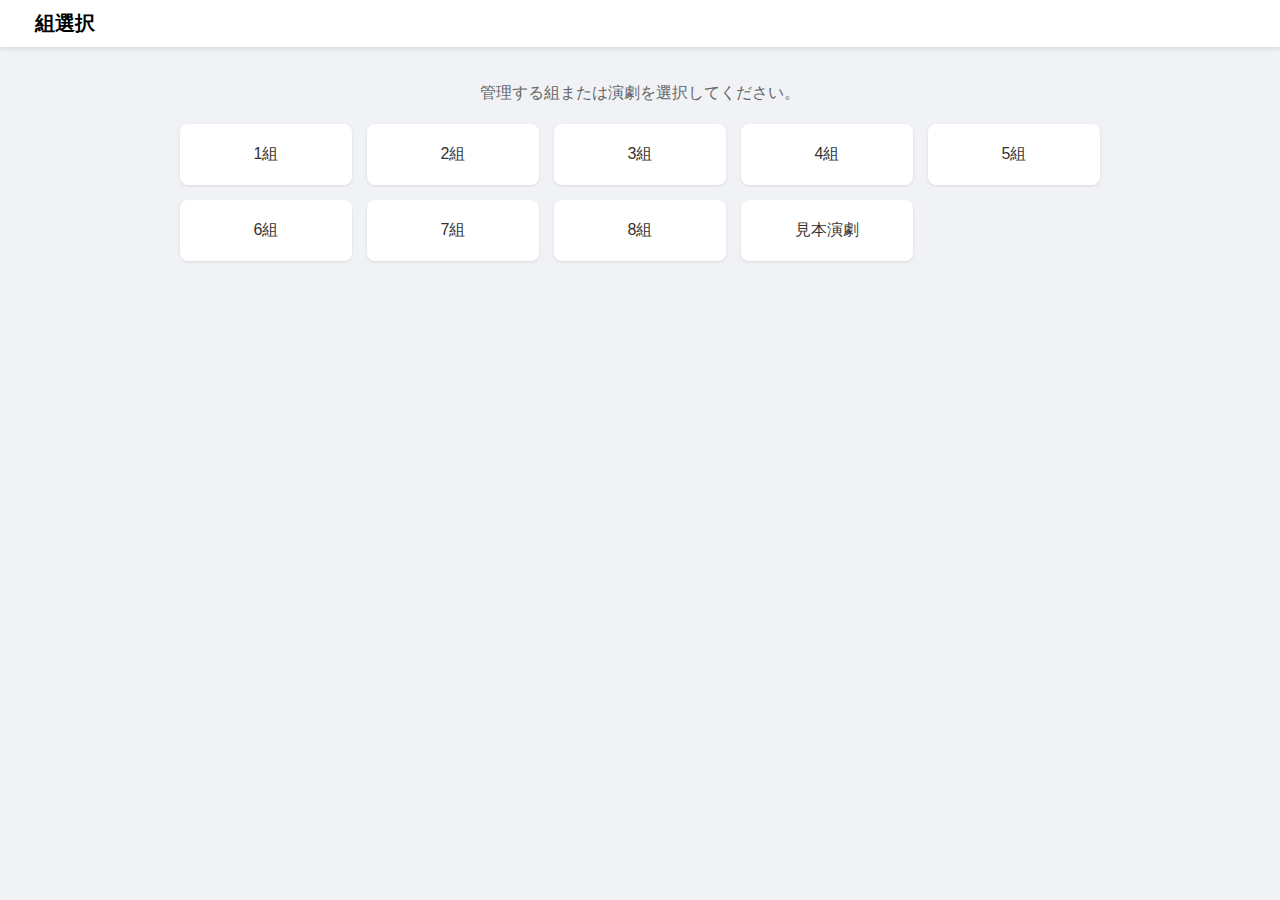
<file: index.html>
<!DOCTYPE html>
<html lang="ja">
<head>
  <meta charset="UTF-8">
  <meta name="viewport" content="width=device-width, initial-scale=1.0">
  <title>組選択</title>
  <link rel="icon" type="image/png" href="https://raw.githubusercontent.com/J105588/video-nazuna/main/images/IMG_5316.png">
  <link rel="apple-touch-icon" href="https://raw.githubusercontent.com/J105588/video-nazuna/main/images/IMG_5316.png">
  <link rel="stylesheet" href="styles.css">
</head>
<body>
  <div id="main-content">
    <header class="page-header">
      <h1>組選択</h1>
    </header>
    <main class="container">
      <p class="description">管理する組または演劇を選択してください。</p>
      <div class="grid-container">
        <a class="grid-item" href="timeslot.html?group=1">1組</a>
        <a class="grid-item" href="timeslot.html?group=2">2組</a>
        <a class="grid-item" href="timeslot.html?group=3">3組</a>
        <a class="grid-item" href="timeslot.html?group=4">4組</a>
        <a class="grid-item" href="timeslot.html?group=5">5組</a>
        <a class="grid-item" href="timeslot.html?group=6">6組</a>
        <a class="grid-item" href="timeslot.html?group=7">7組</a>
        <a class="grid-item" href="timeslot.html?group=8">8組</a>
        <a class="grid-item" href="timeslot.html?group=見本演劇">見本演劇</a>
      </div>
    </main>
  </div>

  <div id="error-container" class="error-container" style="display: none;">
    <div class="error-content">
      <p id="error-message">エラーが発生しました</p>
      <div class="error-buttons">
        <button onclick="history.back()">戻る</button>
        <button onclick="location.reload()">再読み込み</button>
      </div>
    </div>
  </div>

  
</body>
</html>
</file>
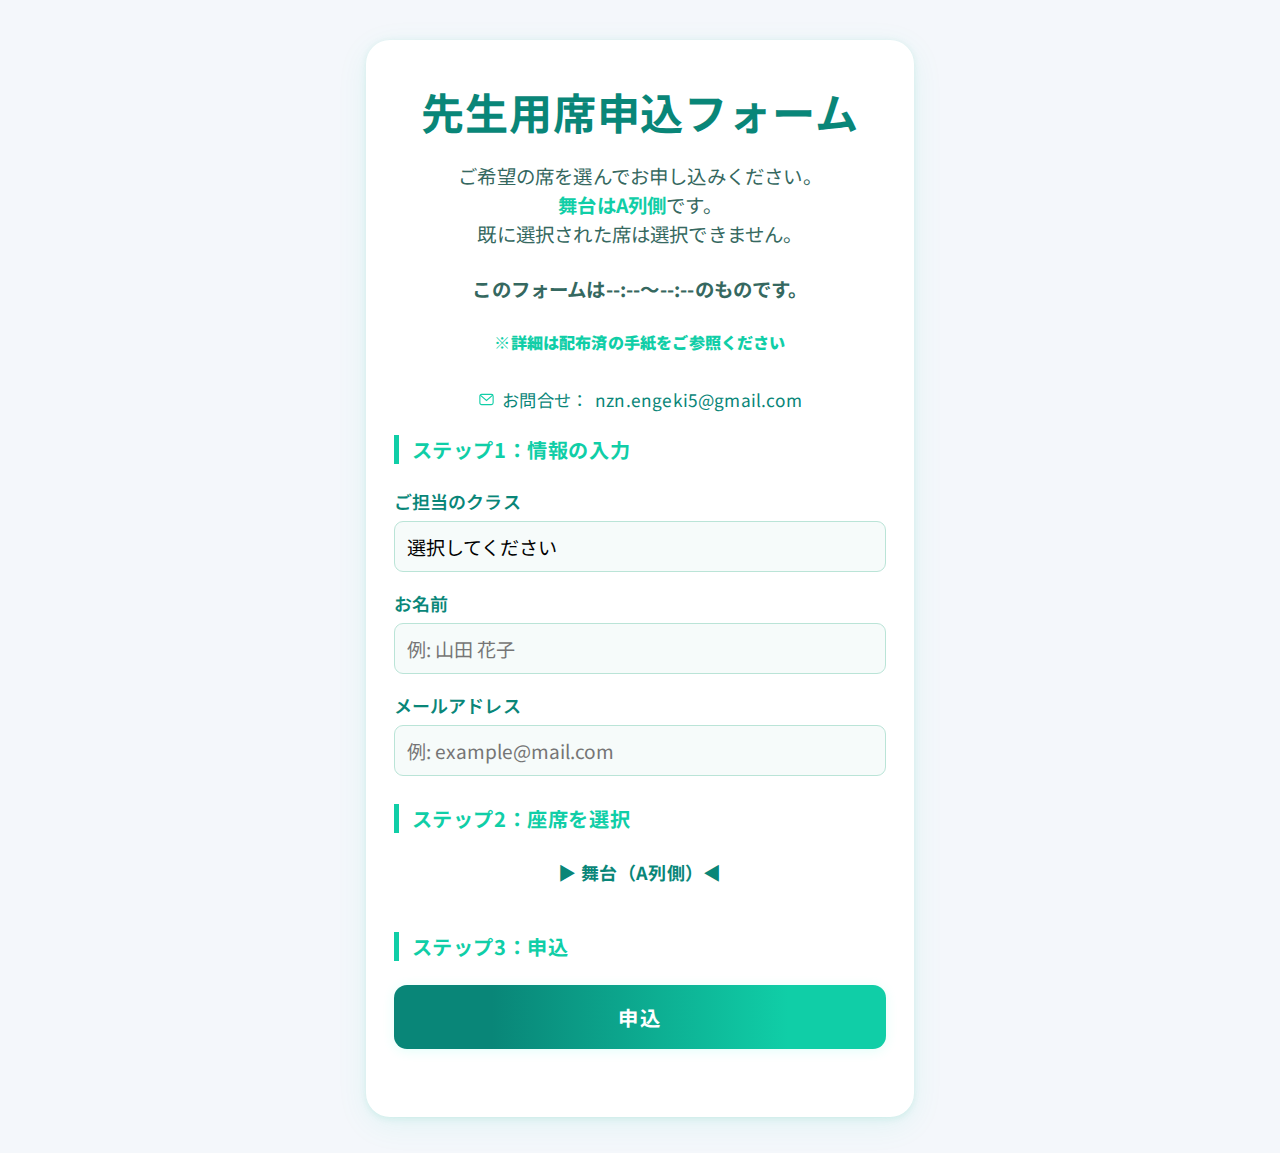
<file: parent_multi.html>
<!DOCTYPE html>
<html lang="ja">
<head>
  <meta charset="UTF-8">
  <title>保護者席申込フォーム</title>
  <meta name="viewport" content="width=device-width, initial-scale=1">
  <!-- Google Fonts: Noto Sans JP + Montserrat -->
  <link href="https://fonts.googleapis.com/css2?family=Montserrat:wght@700&family=Noto+Sans+JP:wght@400;700&display=swap" rel="stylesheet">
  <style>
    :root {
      --accent: #10cea7;
      --accent-dark: #098678;
      --bg: #f4f7fb;
      --card-bg: #fff;
      --primary-txt: #21323d;
      --form-border: #bae4d7;
      --danger: #fd7070;
      --select: #32ffd5;
      --disabled: #e2e2e2;
    }
    html, body {
      margin: 0;
      padding: 0;
      width: 100vw;
      min-height: 100vh;
      background: var(--bg);
      color: var(--primary-txt);
      font-family: 'Noto Sans JP', 'Montserrat', Arial, sans-serif;
      font-size: 18px;
      letter-spacing: 0.01em;
      box-sizing: border-box;
    }
    .container {
      max-width: 600px;
      margin: 40px auto 24px auto;
      padding: 0 2vw;
      box-sizing: border-box;
    }
    .card {
      background: var(--card-bg);
      border-radius: 24px;
      box-shadow: 0 8px 32px 0 rgba(16,210,167,0.08), 0 1.5px 6px #b6e8de75;
      padding: 40px 28px 32px 28px;
      margin-bottom: 36px;
      position: relative;
      overflow: hidden;
      animation: fadeInCard 0.7s cubic-bezier(.57,.21,.69,1.25);
    }
    @keyframes fadeInCard {
      0% { opacity: 0; transform: translateY(24px) scale(0.96);}
      100% { opacity: 1; transform: none;}
    }
    .title {
      font-family: 'Montserrat', 'Noto Sans JP', sans-serif;
      font-size: 2.4em;
      font-weight: 700;
      letter-spacing: 0.02em;
      text-align: center;
      color: var(--accent-dark);
      margin-bottom: 0.45em;
    }
    .desc {
      text-align: center;
      font-size: 1.08em;
      color: #356860;
      margin-bottom: 1.7em;
    }
    .desc b { color: var(--accent); }
    .contact {
      display: flex;
      justify-content: center;
      align-items: center;
      gap: 7px;
      font-size: 0.96em;
      margin-bottom: 1.3em;
      color: var(--accent-dark);
    }
    .step-title {
      font-size: 1.12em;
      font-weight: 700;
      color: var(--accent);
      display: flex;
      align-items: center;
      gap: 10px;
      margin-bottom: 24px;
      letter-spacing: .03em;
      border-left: 5px solid var(--accent);
      padding-left: 13px;
    }
    .form-section {
      display: flex;
      flex-direction: column;
      gap: 18px;
    }
    .form-group {
      display: flex;
      flex-direction: column;
      gap: 7px;
      width: 100%;
    }
    .form-group label {
      color: var(--accent-dark);
      font-weight: 600;
      font-size: 1em;
      letter-spacing: .01em;
    }
    .form-group input,
    .form-group select {
      padding: 11px 12px;
      border: 1.7px solid var(--form-border);
      background: #f6fbfa;
      border-radius: 9px;
      font-size: 1.06em;
      font-family: inherit;
      outline: none;
      transition: border 0.14s, background 0.12s;
      width: 100%;
      box-sizing: border-box;
      appearance: none;
    }
    .form-group input:focus, .form-group select:focus {
      border-color: var(--accent);
      background: #eafff6;
    }
    .deadline {
      margin-top: 8px;
      font-size: 1em;
      text-align: right;
      color: #ebad01;
      font-weight: 700;
      margin-bottom: 10px;
    }
    .stage-label {
      text-align: center;
      font-size: 1em;
      color: var(--accent-dark);
      margin: 11px 0 4px 0;
      font-weight: bold;
      letter-spacing: .02em;
      padding: 2px 0;
    }
    /*==座席表==*/
    .seat-table-area {
      display: flex;
      justify-content: center;
      margin: 0 0 13px 0;
      padding: 0 3vw;
    }
    .seat-table {
      border-collapse: collapse;
      margin: 0 auto;
      background: #f3f8f5;
      border: 1.5px solid #b2e5cc;
      table-layout: fixed;
      min-width: 375px;
      width: 100%;
      max-width: 100%;
    }
    .seat-table tr {
      height: 36px;
    }
    .seat-table td, .seat-table th {
      width: 34px;
      height: 34px;
      text-align: center;
      vertical-align: middle;
      font-size: 1em;
      padding: 0;
      border: 1px solid #b2e5cc;
      background: #eaf7ef;
      color: #167a68;
      font-weight: 600;
      cursor: pointer;
      user-select: none;
      transition: background 0.1s, color 0.1s;
      border-radius: 0 !important;
    }
    .seat-table .aisle {
      background: transparent !important;
      border: none !important;
      cursor: default;
    }
    .seat-table .seat.selected {
      background: var(--accent) !important;
      color: #fff !important;
      font-weight: 700;
    }
    .seat-table .seat.disabled {
      background: #e2e2e2 !important;
      color: #b1b1b1 !important;
      cursor: not-allowed;
      font-weight: normal;
    }
    .seat-table .seat:active:not(.disabled) {
      background: var(--accent-dark) !important;
      color: #fff;
    }
    .submit-btn {
      width: 100%;
      background: linear-gradient(90deg,var(--accent-dark) 20%,var(--accent) 80%);
      color: #fff;
      font-family: 'Montserrat','Noto Sans JP',sans-serif;
      font-weight: bold;
      border: none;
      border-radius: 13px;
      font-size: 1.13em;
      box-shadow: 0 2px 12px #32ffd524;
      padding: 17px 0;
      margin: 17px 0 8px 0;
      letter-spacing: .08em;
      cursor: pointer;
      transition: background .13s,transform .13s;
      display: block;
    }
    .submit-btn:disabled {
      background: #d2efea;
      color: #fff;
      opacity: 0.6;
      cursor: not-allowed;
    }
    .result-bar {
      min-height: 24px;
      font-size: 1em;
      margin: 12px 0 0 0;
      color: var(--accent-dark);
      text-align: center;
      font-weight: 600;
      letter-spacing: .04em;
    }
    /* ---------- */
    @media (max-width: 600px) {
      html,body {
        font-size: 16.3px;
      }
      .container {
        max-width: 100vw;
        padding: 0;
        margin-top: 14px;
      }
      .card {
        padding: 19px 5vw 20px 5vw;
        border-radius: 14px;
        margin-bottom: 16px;
        box-shadow: 0 3.5px 15px rgba(50,255,213,0.08), 0 1.5px 6px #b6e8de30;
      }
      .title {
        font-size: 1.25em;
        margin-bottom: 0.58em;
      }
      .step-title {
        font-size: 1em;
        padding-left: 10px;
        margin-bottom: 15px;
        border-left-width: 4px;
      }
      .seat-table-area {padding:0;}
      .seat-table td, .seat-table th {
        font-size: 1em;
        width: 7vw;
        min-width: 6vw;
        height: 7vw;
      }
      .seat-table{
        min-width:unset;
      }
    }
    @media (max-width: 400px) {
      html,body {
        font-size: 15px;
      }
      .title { font-size:1em;}
      .seat-table td, .seat-table th {
        font-size: 0.93em;
      }
    }
  </style>
</head>
<body>
  <div class="container">
    <div class="card" style="margin-top:0;">
      <div class="title">先生用席申込フォーム</div>
      <div class="desc">
        ご希望の席を選んでお申し込みください。<br>
        <b>舞台はA列側</b>です。<br>
        既に選択された席は選択できません。<br>
        <h4 id="timeslot-desc">このフォームは--:--〜--:--のものです。</h4>
        <h5><b>※詳細は配布済の手紙をご参照ください</b></h5>
      </div>
      <div class="contact">
        <svg width="17" height="17" viewBox="0 0 20 20" fill="none" style="vertical-align:-3px;">
          <rect x="2.2" y="4" width="15.6" height="12" rx="2.1" stroke="#10cea7" stroke-width="1.3" fill="white"/>
          <path d="M3 5.15L10 11.1L17 5.15" stroke="#10cea7" stroke-width="1.3" fill="none" stroke-linecap="round"/>
        </svg>
        お問合せ：<span>nzn.engeki5@gmail.com</span>
      </div>
      <div class="deadline" id="deadlineMsg"></div>
      <form id="parentForm" autocomplete="off">
        <div class="step-title">ステップ1：情報の入力</div>
        <div class="form-section">
          <div class="form-group">
            <label for="classSel">ご担当のクラス</label>
            <select id="classSel" name="class" required>
              <option value="">選択してください</option>
              <option value="1">1組</option>
              <option value="2">2組</option>
              <option value="3">3組</option>
              <option value="4">4組</option>
              <option value="5">5組</option>
              <option value="6">6組</option>
              <option value="7">7組</option>
              <option value="8">8組</option>
              <option value="8">その他</option>
            </select>
          </div>
          <div class="form-group">
            <label for="nameInput">お名前</label>
            <input type="text" id="nameInput" name="name" required placeholder="例: 山田 花子">
          </div>
          <div class="form-group">
            <label for="mailInput">メールアドレス</label>
            <input type="email" id="mailInput" name="mail" required placeholder="例: example@mail.com">
          </div>
        </div>

        <div style="height:28px;"></div>

        <div class="step-title">ステップ2：座席を選択</div>
        <div class="stage-label">▶ 舞台（A列側）◀</div>
        <div class="seat-table-area">
          <table class="seat-table" id="seatTable"></table>
        </div>
        <input type="hidden" name="selectedSeats" id="selectedSeats" />

        <div style="height:28px;"></div>

        <div class="step-title">ステップ3：申込</div>
        <button type="submit" id="submitBtn" class="submit-btn">申込</button>
        <div class="result-bar" id="result"></div>
      </form>
    </div>
  </div>
  <script type="module">
    import GasAPI from './api.js';
    import { getTimeslotDisplayName, getTimeslotTime } from './timeslot-schedules.js';

    const seatRows = ["A","B","C","D","E"];
    let seatStatusMap = {};
    let selectedSeats = [];
    let applicationDeadline = 0;

    // URL パラメータ
    const params = new URLSearchParams(window.location.search);
    const group = params.get('group');
    const day = params.get('day');
    const timeslot = params.get('timeslot');
    const headerLabel = getTimeslotDisplayName(group, day, timeslot);
    const timeOnly = getTimeslotTime(group, day, timeslot) || '';
    document.querySelector('.title').textContent = `${group} ${headerLabel} 先生用席申込フォーム`;
    const tsDescEl = document.getElementById('timeslot-desc');
    if (tsDescEl && timeOnly) tsDescEl.textContent = `このフォームは${timeOnly}のものです。`;

    // ライセンス検証（失敗時はアクセスブロック）
    GasAPI.validateLicense().catch(() => {
      document.body.innerHTML = "<h3 style='color:red'>正規アクセスでご利用ください</h3>";
    });

    // 締切取得
    GasAPI.getDeadlineTimestamp()
      .then(ts => {
        applicationDeadline = Number(ts);
        showDeadline();
        if (Date.now() > applicationDeadline) {
          lockForm();
        } else {
          loadSeats();
        }
      })
      .catch((e) => {
        console.error('deadline error', e);
        document.getElementById("deadlineMsg").innerHTML = "締切情報の取得に失敗しました";
        showGlobalError("締切情報の取得に失敗しました。時間をおいて再度お試しください。");
      });

    function showDeadline() {
      const d = new Date(applicationDeadline);
      if(Date.now() > applicationDeadline){
        document.getElementById("deadlineMsg").innerHTML = "申込は締切りました。";
      } else {
        document.getElementById("deadlineMsg").innerHTML = "申込期限：" + d.toLocaleString('ja-JP') + " まで";
      }
    }

    function loadSeats(){
      GasAPI.getSeatData(group, day, timeslot, false)
        .then(data => {
          if (!data || !Array.isArray(data.seats)) throw new Error('invalid seats');
          console.log('[JSONP] getSeatData', { request: { group, day, timeslot }, responseMeta: data.meta });
          drawSeats(data.seats);
        })
        .catch((e) => {
          console.error('getSeatData error', e);
          document.getElementById("result").innerText = "座席情報の取得に失敗しました";
          showGlobalError("座席情報の取得に失敗しました。ページを再読み込みしてください。");
        });
    }

    // テーブル型座席表
    function drawSeats(seats){
      seatStatusMap = {};
      seats.forEach(seat=>{
        seatStatusMap[seat.row+"-"+seat.col]=seat.status;
      });
      let html = '';

      for(let i=0; i<seatRows.length; i++) {
        let row = seatRows[i];
        html += '<tr>';
        if(i<4){
          for(let c=1; c<=13; c++){
            if(c===7){
              html += `<td class="aisle"></td>`;
            }else{
              let realCol = c<=6?c:c-1;
              let key = row+"-"+realCol;
              let status = seatStatusMap[key]||"空";
              let classes = 'seat';
              if(status !== '空') classes += ' disabled';
              if(selectedSeats.includes(key)) classes += ' selected';
              html += `<td class="${classes}" data-seat="${key}">${row}${realCol}</td>`;
            }
          }
        }else{
          html += `<td class="aisle"></td>
            <td class="aisle"></td>
            <td class="aisle"></td>`;
          for(let c=1;c<=3;c++){
            let key = row+"-"+c;
            let status = seatStatusMap[key]||"空";
            let classes = 'seat';
            if(status !== '空') classes += ' disabled';
            if(selectedSeats.includes(key)) classes += ' selected';
            html += `<td class="${classes}" data-seat="${key}">${row}${c}</td>`;
          }
          html += `<td class="aisle"></td>`;
          for(let c=4; c<=6; c++){
            let key = row+"-"+c;
            let status = seatStatusMap[key]||"空";
            let classes = 'seat';
            if(status !== '空') classes += ' disabled';
            if(selectedSeats.includes(key)) classes += ' selected';
            html += `<td class="${classes}" data-seat="${key}">${row}${c}</td>`;
          }
          html += `<td class="aisle"></td>
            <td class="aisle"></td>
            <td class="aisle"></td>`;
        }
        html += '</tr>';
      }
      const table = document.getElementById("seatTable");
      if (!table) {
        showGlobalError("画面の初期化に失敗しました");
        return;
      }
      table.innerHTML = html;
      enableSeatSelect();
      document.getElementById("selectedSeats").value = selectedSeats.join(",");
    }

    function enableSeatSelect() {
      document.querySelectorAll(".seat-table .seat:not(.aisle):not(.disabled)").forEach(cell=>{
        cell.onclick = function(){
          const seat = this.dataset.seat;
          if(selectedSeats.includes(seat)) {
            selectedSeats=selectedSeats.filter(s=>s!==seat);
            this.classList.remove("selected");
          } else {
            selectedSeats.push(seat);
            this.classList.add("selected");
          }
          document.getElementById("selectedSeats").value = selectedSeats.join(",");
        }
      });
    }

    function lockForm() {
      document.getElementById("seatTable").innerHTML = "";
      document.getElementById("parentForm").innerHTML = "<h3 style='color:#d62c27;text-align:center'>申込受付は終了しました</h3>";
    }

    function showGlobalError(message){
      const container = document.getElementById('error-container');
      const msg = document.getElementById('error-message');
      if (container && msg) {
        msg.textContent = message;
        container.style.display = 'flex';
      } else {
        alert(message);
      }
    }

    document.getElementById("parentForm").onsubmit = function(e){
      e.preventDefault();
      if (applicationDeadline && Date.now() > applicationDeadline) {
        lockForm();
        return;
      }
      const classNo = this.class.value;
      const name = this.name.value.trim();
      const mail = this.mail.value.trim();
      if(!classNo) { alert("クラスを選択してください"); return;}
      if(!name || !mail){ alert("必須項目を記入してください"); return;}
      if(selectedSeats.length===0) {
        alert("座席を1つ以上選んでください");
        return;
      }
      const selArr = selectedSeats.map(s=>{
        const [row, col] = s.split("-");
        return {row,col:Number(col)};
      });
      document.getElementById("result").innerText = "申込しています...";
      document.getElementById("submitBtn").disabled = true;

      GasAPI.submitSelectedSeats(group, day, timeslot, classNo, name, mail, selArr)
        .then(msg => {
          console.log('[JSONP] submitSelectedSeats', { request: { group, day, timeslot, classNo, seatCount: selArr.length }, response: { message: msg } });
          document.getElementById("result").innerText = msg;
          selectedSeats=[];
          loadSeats();
          document.getElementById("submitBtn").disabled=false;
        })
        .catch((e) => {
          console.error('submit error', e);
          document.getElementById("result").innerText = "申込に失敗しました";
          document.getElementById("submitBtn").disabled=false;
          showGlobalError("申込に失敗しました。時間をおいて再度お試しください。");
        });
    };

    // 通信内容の画面出力は削除し、console にのみ出力
  </script>
</body>
</html>
</file>
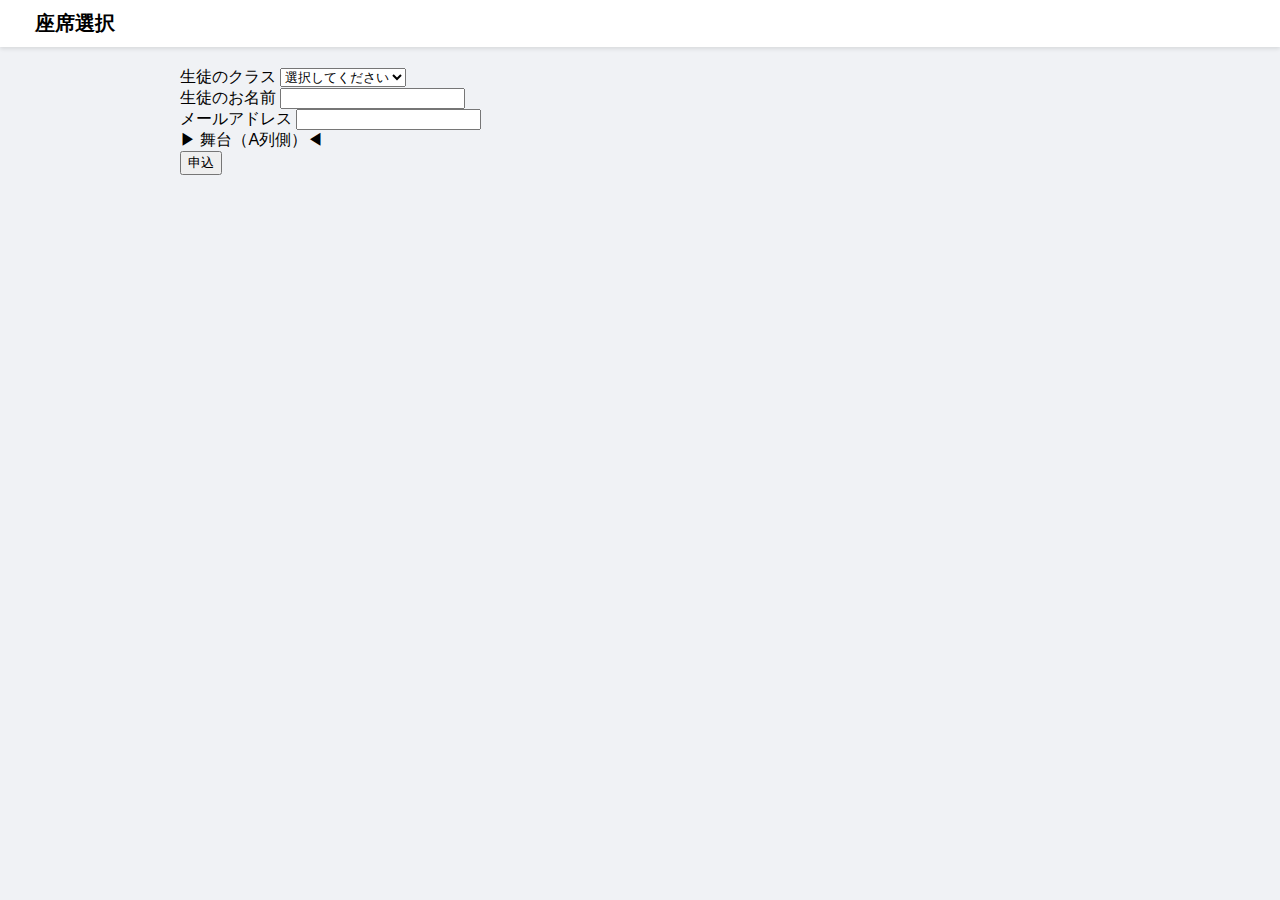
<file: seats.html>
<!DOCTYPE html>
<html lang="ja">
<head>
	<meta charset="UTF-8">
	<meta name="viewport" content="width=device-width, initial-scale=1.0">
	<title>座席選択</title>
	<link rel="stylesheet" href="styles.css">
</head>
<body>
	<header class="page-header">
		<h1 id="title">座席選択</h1>
		<div id="timeslot-label" style="margin-top:6px;color:#167a68;font-weight:600"></div>
	</header>

	<main class="container">
		<form id="seatsForm" autocomplete="off">
			<div class="form-section">
				<div class="form-group">
					<label for="classSel">生徒のクラス</label>
					<select id="classSel" name="class" required>
						<option value="">選択してください</option>
						<option value="1">1組</option>
						<option value="2">2組</option>
						<option value="3">3組</option>
						<option value="4">4組</option>
						<option value="5">5組</option>
						<option value="6">6組</option>
						<option value="7">7組</option>
						<option value="8">8組</option>
					</select>
				</div>
				<div class="form-group">
					<label for="nameInput">生徒のお名前</label>
					<input type="text" id="nameInput" name="name" required>
				</div>
				<div class="form-group">
					<label for="mailInput">メールアドレス</label>
					<input type="email" id="mailInput" name="mail" required>
				</div>
			</div>

			<div class="stage-label">▶ 舞台（A列側）◀</div>
			<div class="seat-table-area">
				<table class="seat-table" id="seatTable"></table>
			</div>
			<input type="hidden" name="selectedSeats" id="selectedSeats" />

			<button type="submit" id="submitBtn" class="submit-btn">申込</button>
			<div class="result-bar" id="result"></div>
		</form>
	</main>

	<div id="error-container" class="error-container" style="display: none;">
		<div class="error-content">
			<p id="error-message">エラーが発生しました</p>
			<div class="error-buttons">
				<button onclick="history.back()">戻る</button>
				<button onclick="location.reload()">再読み込み</button>
			</div>
		</div>
	</div>

	<script type="module" src="seats-main.js"></script>
</body>
</html>
</file>
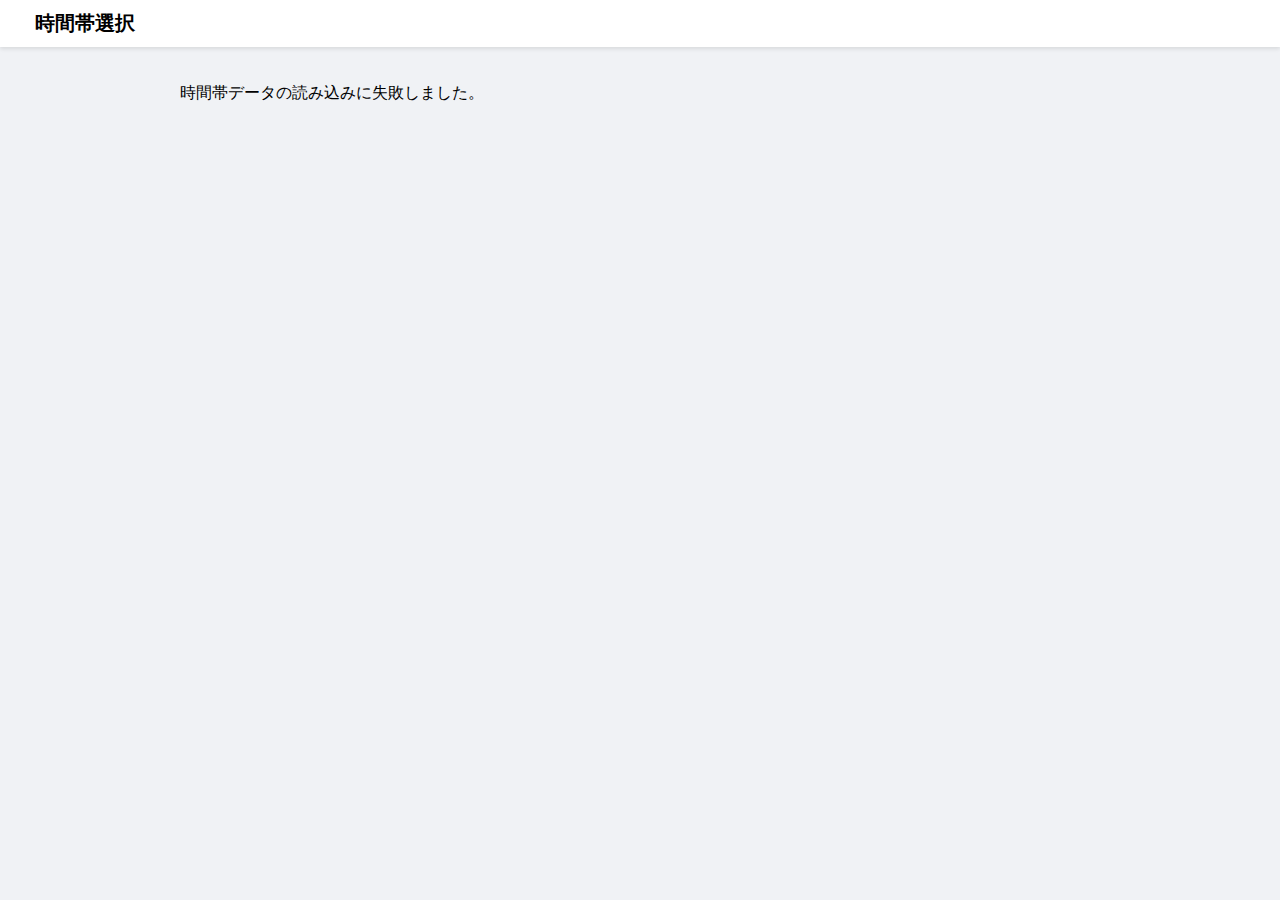
<file: timeslot.html>
<!DOCTYPE html>
<html lang="ja">
<head>
  <meta charset="UTF-8">
  <meta name="viewport" content="width=device-width, initial-scale=1.0">
  <title>時間帯選択</title>
  <link rel="icon" type="image/png" href="https://raw.githubusercontent.com/J105588/video-nazuna/main/images/IMG_5316.png">
  <link rel="apple-touch-icon" href="https://raw.githubusercontent.com/J105588/video-nazuna/main/images/IMG_5316.png">
  <link rel="stylesheet" href="styles.css">
</head>
<body>

  <div id="main-content">
    <header class="page-header">
      <h1><span id="group-name"></span> 時間帯選択</h1>
    </header>

    <main class="container">
      <div id="timeslot-container">
        <div class="loading">時間帯データを読み込み中...</div>
      </div>
    </main>
  </div>

  <div id="error-container" class="error-container" style="display: none;">
    <div class="error-content">
      <p id="error-message">エラーが発生しました</p>
      <div class="error-buttons">
        <button onclick="history.back()">戻る</button>
        <button onclick="location.reload()">再読み込み</button>
      </div>
    </div>
  </div>

  <script type="module" src="timeslot-main.js"></script>
</body>
</html>
</file>
<file: styles.css>
body {
  font-family: -apple-system, BlinkMacSystemFont, "Segoe UI", Roboto, "Helvetica Neue", Arial, sans-serif;
  margin: 0;
  background-color: #f0f2f5;
}

.container {
  max-width: 960px;
  margin: 0 auto;
  padding: 20px;
  box-sizing: border-box;
}

.page-header {
  background-color: #fff;
  padding: 10px 20px;
  box-shadow: 0 2px 4px rgba(0,0,0,0.1);
  display: flex;
  align-items: center;
}

.page-header h1 {
  font-size: 20px;
  margin: 0;
  margin-left: 15px;
}

.menu-btn {
  font-size: 24px;
  background: none;
  border: none;
  cursor: pointer;
}

.back-btn {
  background: none;
  border: none;
  color: #007bff;
  font-size: 16px;
  cursor: pointer;
  padding: 5px 10px;
  margin-right: 10px;
  border-radius: 4px;
  transition: background-color 0.2s;
}

.back-btn:hover {
  background-color: #f8f9fa;
  color: #0056b3;
}

.description {
  color: #666;
  text-align: center;
  margin-bottom: 20px;
}

.grid-container {
  display: grid;
  grid-template-columns: repeat(auto-fit, minmax(150px, 1fr));
  gap: 15px;
}

.grid-item {
  background-color: #fff;
  border-radius: 8px;
  padding: 20px;
  text-align: center;
  text-decoration: none;
  color: #333;
  box-shadow: 0 1px 3px rgba(0,0,0,0.1);
  transition: transform 0.2s, box-shadow 0.2s;
  cursor: pointer;
}

.grid-item:hover {
  transform: translateY(-5px);
  box-shadow: 0 4px 10px rgba(0,0,0,0.15);
}

.card {
  background-color: #fff;
  border-radius: 8px;
  padding: 20px;
  margin-bottom: 20px;
}

.timeslot-section {
  margin-bottom: 30px;
}

.timeslot-section h2 {
  border-bottom: 2px solid #007bff;
  padding-bottom: 5px;
  margin-bottom: 15px;
}

.modal {
  display: none;
  position: fixed;
  z-index: 1000;
  left: 0;
  top: 0;
  width: 100%;
  height: 100%;
  overflow: auto;
  background-color: rgba(0,0,0,0.4);
  align-items: center;
  justify-content: center;
}

.modal-content {
  background-color: #fefefe;
  margin: 15% auto;
  padding: 20px;
  border: 1px solid #888;
  width: 80%;
  max-width: 500px;
  border-radius: 8px;
  text-align: center;
}

.spinner {
  border: 5px solid #f3f3f3;
  border-top: 5px solid #3498db;
  border-radius: 50%;
  width: 50px;
  height: 50px;
  animation: spin 1s linear infinite;
  margin: 20px auto;
}

@keyframes spin {
  0% { transform: rotate(0deg); }
  100% { transform: rotate(360deg); }
}

.loading {
  text-align: center;
  padding: 40px;
  color: #666;
}

.no-data {
  text-align: center;
  padding: 40px;
  color: #666;
  font-style: italic;
}

.error-container {
  display: none;
  position: fixed;
  z-index: 1000;
  left: 0;
  top: 0;
  width: 100%;
  height: 100%;
  background-color: rgba(0,0,0,0.5);
  align-items: center;
  justify-content: center;
}

.error-content {
  background-color: #fff;
  padding: 30px;
  border-radius: 8px;
  text-align: center;
  max-width: 400px;
  margin: 20px;
}

.error-content p {
  color: #d32f2f;
  margin-bottom: 20px;
  font-weight: bold;
}

.error-buttons {
  display: flex;
  gap: 10px;
  justify-content: center;
}

.error-buttons button {
  padding: 10px 20px;
  border: none;
  border-radius: 4px;
  cursor: pointer;
  font-size: 14px;
}

.error-buttons button:first-child {
  background-color: #6c757d;
  color: white;
}

.error-buttons button:last-child {
  background-color: #007bff;
  color: white;
}

.error-buttons button:hover {
  opacity: 0.8;
}
</file>
